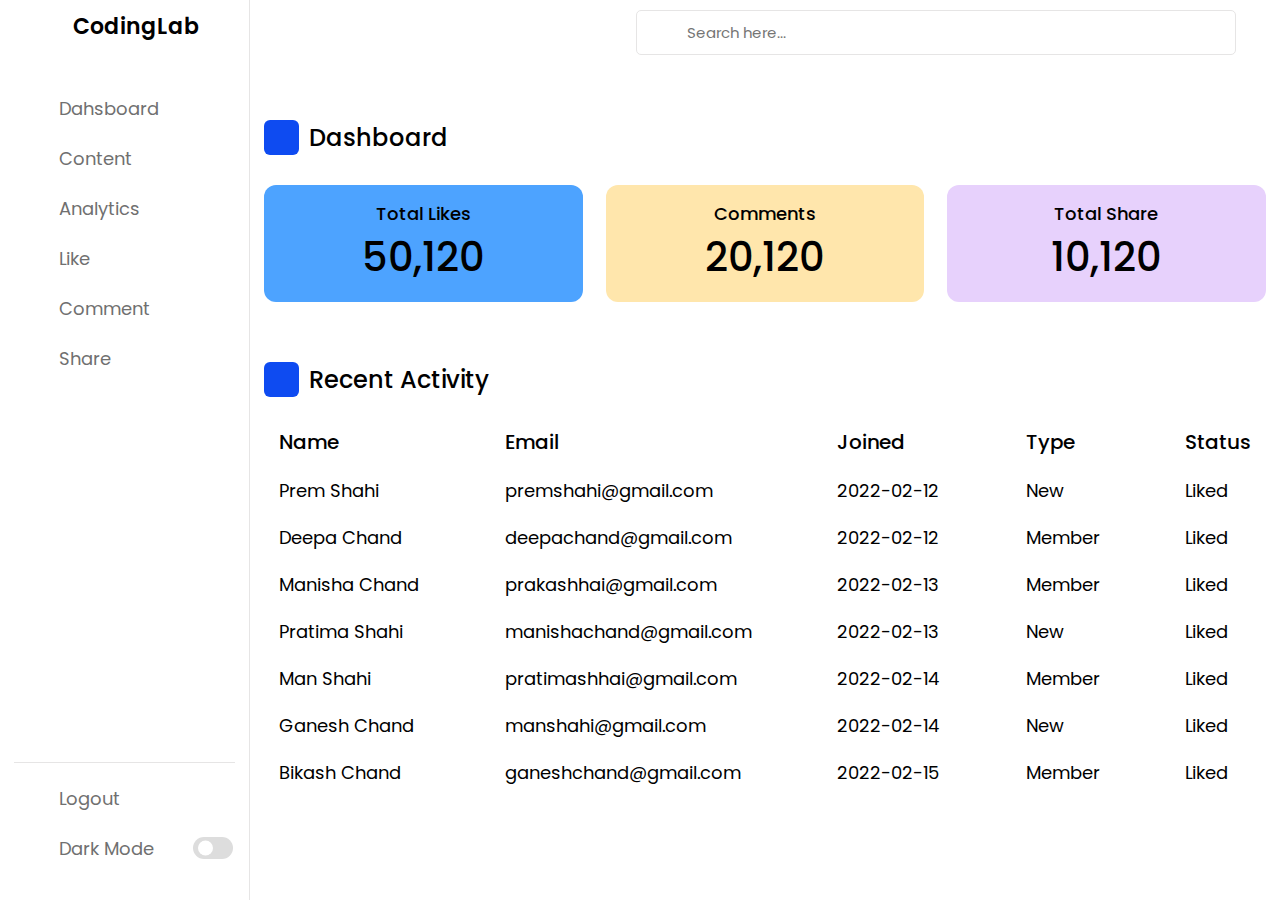
<file: Admin Dashboard/index.html>
<!DOCTYPE html>
<!--=== Coding by CodingLab | www.codinglabweb.com === -->
<html lang="en">
<head>
    <meta charset="UTF-8">
    <meta http-equiv="X-UA-Compatible" content="IE=edge">
    <meta name="viewport" content="width=device-width, initial-scale=1.0">
    
    <!----======== CSS ======== -->
    <link rel="stylesheet" href="style.css">
     
    <!----===== Iconscout CSS ===== -->
    <link rel="stylesheet" href="https://unicons.iconscout.com/release/v4.0.0/css/line.css">

    <title>Admin Dashboard Panel</title> 
</head>
<body>
    <nav>
        <div class="logo-name">
            <div class="logo-image">
                <!--<img src="images/logo.png" alt="">-->
            </div>

            <span class="logo_name">CodingLab</span>
        </div>

        <div class="menu-items">
            <ul class="nav-links">
                <li><a href="#">
                    <i class="uil uil-estate"></i>
                    <span class="link-name">Dahsboard</span>
                </a></li>
                <li><a href="#">
                    <i class="uil uil-files-landscapes"></i>
                    <span class="link-name">Content</span>
                </a></li>
                <li><a href="#">
                    <i class="uil uil-chart"></i>
                    <span class="link-name">Analytics</span>
                </a></li>
                <li><a href="#">
                    <i class="uil uil-thumbs-up"></i>
                    <span class="link-name">Like</span>
                </a></li>
                <li><a href="#">
                    <i class="uil uil-comments"></i>
                    <span class="link-name">Comment</span>
                </a></li>
                <li><a href="#">
                    <i class="uil uil-share"></i>
                    <span class="link-name">Share</span>
                </a></li>
            </ul>
            
            <ul class="logout-mode">
                <li><a href="#">
                    <i class="uil uil-signout"></i>
                    <span class="link-name">Logout</span>
                </a></li>

                <li class="mode">
                    <a href="#">
                        <i class="uil uil-moon"></i>
                    <span class="link-name">Dark Mode</span>
                </a>

                <div class="mode-toggle">
                  <span class="switch"></span>
                </div>
            </li>
            </ul>
        </div>
    </nav>

    <section class="dashboard">
        <div class="top">
            <i class="uil uil-bars sidebar-toggle"></i>

            <div class="search-box">
                <i class="uil uil-search"></i>
                <input type="text" placeholder="Search here...">
            </div>
            
            <!--<img src="images/profile.jpg" alt="">-->
        </div>

        <div class="dash-content">
            <div class="overview">
                <div class="title">
                    <i class="uil uil-tachometer-fast-alt"></i>
                    <span class="text">Dashboard</span>
                </div>

                <div class="boxes">
                    <div class="box box1">
                        <i class="uil uil-thumbs-up"></i>
                        <span class="text">Total Likes</span>
                        <span class="number">50,120</span>
                    </div>
                    <div class="box box2">
                        <i class="uil uil-comments"></i>
                        <span class="text">Comments</span>
                        <span class="number">20,120</span>
                    </div>
                    <div class="box box3">
                        <i class="uil uil-share"></i>
                        <span class="text">Total Share</span>
                        <span class="number">10,120</span>
                    </div>
                </div>
            </div>

            <div class="activity">
                <div class="title">
                    <i class="uil uil-clock-three"></i>
                    <span class="text">Recent Activity</span>
                </div>

                <div class="activity-data">
                    <div class="data names">
                        <span class="data-title">Name</span>
                        <span class="data-list">Prem Shahi</span>
                        <span class="data-list">Deepa Chand</span>
                        <span class="data-list">Manisha Chand</span>
                        <span class="data-list">Pratima Shahi</span>
                        <span class="data-list">Man Shahi</span>
                        <span class="data-list">Ganesh Chand</span>
                        <span class="data-list">Bikash Chand</span>
                    </div>
                    <div class="data email">
                        <span class="data-title">Email</span>
                        <span class="data-list">premshahi@gmail.com</span>
                        <span class="data-list">deepachand@gmail.com</span>
                        <span class="data-list">prakashhai@gmail.com</span>
                        <span class="data-list">manishachand@gmail.com</span>
                        <span class="data-list">pratimashhai@gmail.com</span>
                        <span class="data-list">manshahi@gmail.com</span>
                        <span class="data-list">ganeshchand@gmail.com</span>
                    </div>
                    <div class="data joined">
                        <span class="data-title">Joined</span>
                        <span class="data-list">2022-02-12</span>
                        <span class="data-list">2022-02-12</span>
                        <span class="data-list">2022-02-13</span>
                        <span class="data-list">2022-02-13</span>
                        <span class="data-list">2022-02-14</span>
                        <span class="data-list">2022-02-14</span>
                        <span class="data-list">2022-02-15</span>
                    </div>
                    <div class="data type">
                        <span class="data-title">Type</span>
                        <span class="data-list">New</span>
                        <span class="data-list">Member</span>
                        <span class="data-list">Member</span>
                        <span class="data-list">New</span>
                        <span class="data-list">Member</span>
                        <span class="data-list">New</span>
                        <span class="data-list">Member</span>
                    </div>
                    <div class="data status">
                        <span class="data-title">Status</span>
                        <span class="data-list">Liked</span>
                        <span class="data-list">Liked</span>
                        <span class="data-list">Liked</span>
                        <span class="data-list">Liked</span>
                        <span class="data-list">Liked</span>
                        <span class="data-list">Liked</span>
                        <span class="data-list">Liked</span>
                    </div>
                </div>
            </div>
        </div>
    </section>

    <script src="script.js"></script>
</body>
</html>
</file>
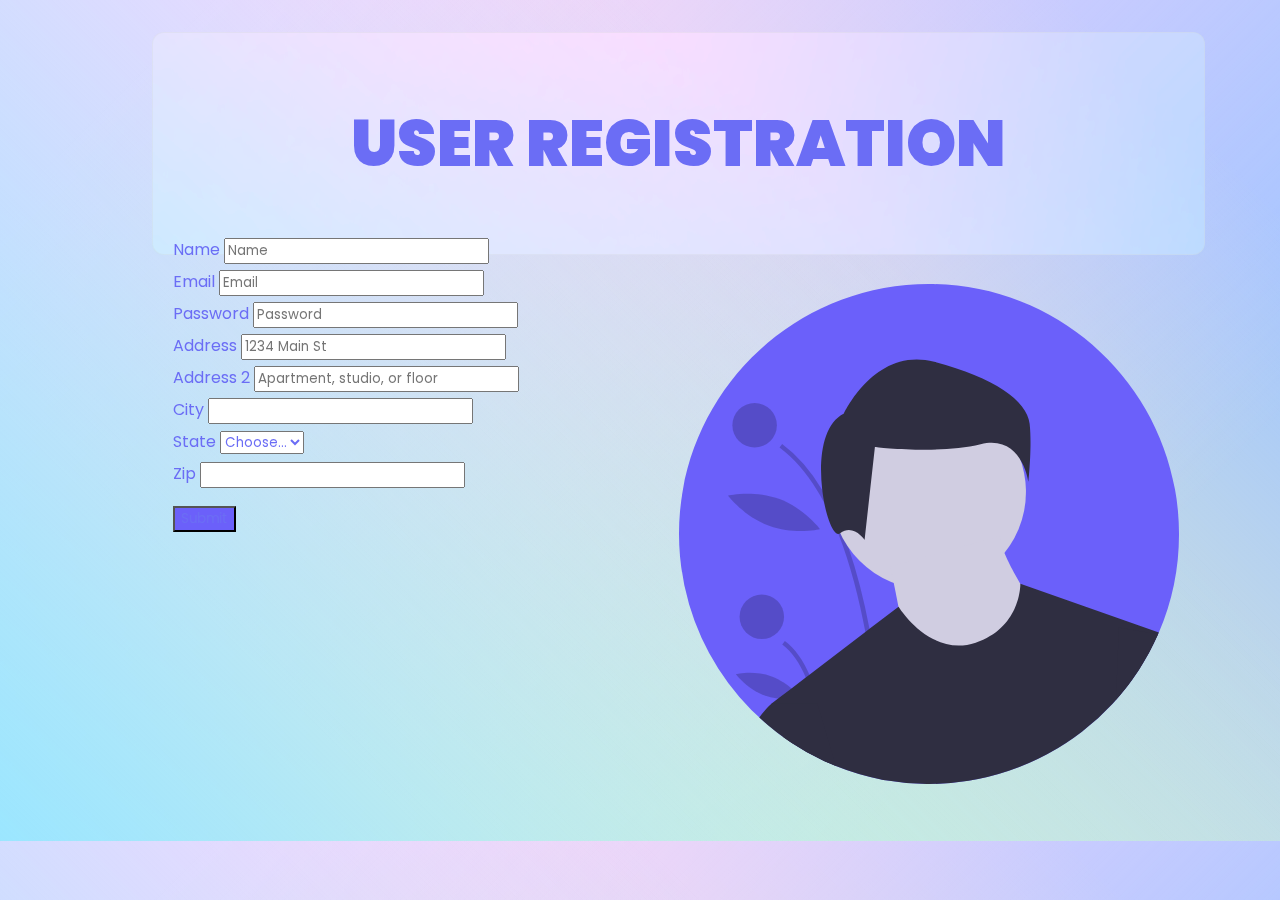
<file: loginform/index.html>
<!doctype html>
<html lang="en">
  <head>
    <title>LOGIN FORM</title>
    <!-- Required meta tags -->
    <meta charset="utf-8">
    <meta name="viewport" content="width=device-width, initial-scale=1, shrink-to-fit=no">

    <!-- Bootstrap CSS v5.0.2 -->
    <link rel="stylesheet" href="https://cdn.jsdelivr.net/npm/bootstrap@5.0.2/dist/css/bootstrap.min.css"  integrity="sha384-EVSTQN3/azprG1Anm3QDgpJLIm9Nao0Yz1ztcQTwFspd3yD65VohhpuuCOmLASjC" crossorigin="anonymous">

  </head>
  <body>
      <div class="container">
         <h1>USER REGISTRATION</h1>
         <div class="row">
           <div class="column">
             <form>
              <div class="form-row" >
                    <div class=" col-md-12">
                        <label for="inputEmail4">Name</label>
                        <input type="text" class="form-control" id="inputname" placeholder="Name">
                    </div>
                    <div class=" col-md-12">
                        <label for="inputEmail4">Email</label>
                        <input type="email" class="form-control" id="inputEmail4" placeholder="Email">
                    </div>
                    <div class="col-md-12">
                        <label for="inputPassword4">Password</label>
                        <input type="password" class="form-control" id="inputPassword4" placeholder="Password">
                    </div>
                    <div class=" col-md-12">
                        <label for="inputAddress">Address</label>
                        <input type="text" class="form-control" id="inputAddress" placeholder="1234 Main St">
                    </div>
                    <div class=" col-md-12">
                        <label for="inputAddress2">Address 2</label>
                        <input type="text" class="form-control" id="inputAddress2" placeholder="Apartment, studio, or floor">
                    </div>
                    <div class=" col-md-12">
                        <label for="inputCity">City</label>
                        <input type="text" class="form-control" id="inputCity">
                    </div>
                    <div class=" col-md-8">
                        <label for="inputState">State</label>
                        <select id="inputState" class="form-control">
                          <option selected>Choose...</option>
                          <option>DL</option>
                          <option>KL</option>
                          <option>TN</option>
                        </select>
                    </div>
                    <div class=" col-md-4">
                        <label for="inputZip">Zip</label>
                        <input type="text" class="form-control" id="inputZip">
                    </div>
                    <div class=" col-md-4">
                        <button type="submit" class="btn ">Submit</button>
                    </div>
                  </div>
          
          </form>
        </div>
          <div class="column">
<svg xmlns="http://www.w3.org/2000/svg" data-name="Layer 1" width="500" height="600" viewBox="0 0 676 676" xmlns:xlink="http://www.w3.org/1999/xlink"><title>male_avatar</title><path d="M938,450a336.852,336.852,0,0,1-27.22,133.1L909.66,585.68A338.559,338.559,0,0,1,541.35,782.93q-3.045-.54-6.08-1.12a334.98111,334.98111,0,0,1-61.14-18.03q-4.815-1.935-9.56-4.01c-2.16-.94-4.32-1.91-6.46-2.91A338.41424,338.41424,0,0,1,262,450c0-186.67,151.33-338,338-338S938,263.33,938,450Z" transform="translate(-262 -112)" fill="#6b60fa"/><path d="M541.35,782.93q-3.045-.54-6.08-1.12c-1.32-38.31-5.85-116.94-21.30005-199.29C505.52,537.45,493.79,491.25,477.52,449.95a412.60387,412.60387,0,0,0-19.07-41.84c-16.44-31.05-36.38-57.19-60.56-74.9l3.56-4.86q30.165,22.11,54.22,62.08,7.215,11.97,13.86005,25.54,7.125,14.52,13.59,30.83,4.125,10.38,7.97,21.48,16.74,48.195,28.46,109.98,2.59506,13.65,4.94,27.97C536.6,680.2,540.25,748.59,541.35,782.93Z" transform="translate(-262 -112)" opacity="0.2"/><path d="M464.57,759.77c-2.16-.94-4.32-1.91-6.46-2.91-2.09-22.7-5.93-50.86-12.95-77.59A254.55666,254.55666,0,0,0,433.35,644.07c-8.01-18.75-18.38-34.69-31.79-44.52l3.56-4.85c14.04,10.28,24.87,26.53,33.24,45.54,9.43,21.42,15.72,46.35,19.91,70.17C461.38,728.1,463.34,745.19,464.57,759.77Z" transform="translate(-262 -112)" opacity="0.2"/><circle cx="102.26174" cy="190.98167" r="30.08857" opacity="0.2"/><circle cx="111.9514" cy="449.99083" r="30.08857" opacity="0.2"/><path d="M483.71449,353.52139c-6.38046,35.99732,7.70456,68.59225,7.70456,68.59225s24.42979-25.76825,30.81025-61.76557-7.70457-68.59225-7.70457-68.59225S490.09494,317.52407,483.71449,353.52139Z" transform="translate(-262 -112)" opacity="0.2"/><path d="M383.71766,438.97122c34.33494,12.555,68.83676,4.498,68.83676,4.498s-21.16612-28.41279-55.50106-40.96784-68.83675-4.498-68.83675-4.498S349.38272,426.41617,383.71766,438.97122Z" transform="translate(-262 -112)" opacity="0.2"/><path d="M377.89534,668.333c24.066,8.80008,48.28314,3.0594,48.28314,3.0594S411.37687,651.384,387.31086,642.5839s-48.28314-3.0594-48.28314-3.0594S353.82933,659.53292,377.89534,668.333Z" transform="translate(-262 -112)" opacity="0.2"/><circle cx="337.30608" cy="281.0788" r="131.77014" fill="#d0cde1"/><path d="M547.83337,493.96531s16.47127,78.23852,16.47127,86.47415,78.23852,45.296,78.23852,45.296L712.546,613.382,737.253,539.26129s-41.17817-61.76725-41.17817-86.47415Z" transform="translate(-262 -112)" fill="#d0cde1"/><path d="M910.78,583.1,909.66,585.68A338.559,338.559,0,0,1,541.35,782.93q-3.045-.54-6.08-1.12a334.98111,334.98111,0,0,1-61.14-18.03q-4.815-1.935-9.56-4.01c-2.16-.94-4.32-1.91-6.46-2.91a337.59273,337.59273,0,0,1-55.25-32.28l-15.62-45.31,8.78-6.69995,18.06-13.79,19.27-14.71,5.01-3.83,75.61-57.72,5.58-4.26,39.3-30,.01-.01s42.5,69.25,104.27,48.66,60.42-79.63,60.42-79.63Z" transform="translate(-262 -112)" fill="#2f2e41"/><path d="M485.03538,286.916s41.83653-90.64581,122.02321-69.72755,125.50958,52.29566,128.996,83.67306-1.74319,78.44348-1.74319,78.44348-8.716-64.498-64.498-50.55247-142.94147,3.48638-142.94147,3.48638L512.9264,457.74849s-15.6887-22.66145-33.12058-8.71594S429.25335,314.807,485.03538,286.916Z" transform="translate(-262 -112)" fill="#2f2e41"/><path d="M474.13,763.78q-4.815-1.935-9.56-4.01c-2.16-.94-4.32-1.91-6.46-2.91a338.835,338.835,0,0,1-87.59-58.7c9.19-12.52,16.72-18.89,16.72-18.89h61.77l9.26,31.14Z" transform="translate(-262 -112)" fill="#2f2e41"/><path d="M856.67,576.32l52.99,9.36A337.94434,337.94434,0,0,1,852.9,674.25Z" transform="translate(-262 -112)" fill="#2f2e41"/></svg>        </div>
        </div>
        </div>

    <style>
        @import url('https://fonts.googleapis.com/css2?family=Poppins:ital,wght@0,600;0,700;0,800;0,900;1,600;1,700;1,800;1,900&display=swap');
        *{
          font-family: 'Poppins', sans-serif;
          color: rgb(107, 109, 245);
        }
        body{
          background: linear-gradient(45deg, #9be6ff 0%, rgba(225, 5, 34, 0) 70%) repeat scroll 0% 0%, linear-gradient(135deg, #ffd6ff 10%, rgba(49, 5, 209, 0) 80%) repeat scroll 0% 0%, linear-gradient(225deg, #a0c4ff 10%, rgba(10, 219, 216, 0) 80%) repeat scroll 0% 0%, rgba(0, 0, 0, 0) linear-gradient(315deg, #ffffbc 100%, rgba(9, 245, 5, 0) 70%) repeat scroll 0% 0%;
          
        }
        .container{
          width: 80%;
          position:relative;
          margin-top: 2rem;
          margin-left: 9rem;
          padding: 20px;
          border-radius: .8rem;
          border: solid 2px;
          flex-direction: row;
          backdrop-filter: blur(2px) saturate(200%);
    -webkit-backdrop-filter: blur(2px) saturate(200%);
    background-color: rgba(255, 255, 255, 0.29);
    border-radius: 12px;
    border: 1px solid rgba(209, 213, 219, 0.3);
       
  }
        .container h1{
          text-align: center;
          font-weight: 900;
          font-size: 4rem;
        }
        
        img{
          border-radius: .5rem;
        }

      .column {
             float: left;
             width: 50%;
          }
  
      form{
          line-height: 2rem;
        }
        .btn{
          margin-top: 1rem;
          background-color: rgb(107, 96, 250);
        }
    
</style>
    <!-- Bootstrap JavaScript Libraries -->
    <script src="https://cdn.jsdelivr.net/npm/@popperjs/core@2.9.2/dist/umd/popper.min.js" integrity="sha384-IQsoLXl5PILFhosVNubq5LC7Qb9DXgDA9i+tQ8Zj3iwWAwPtgFTxbJ8NT4GN1R8p" crossorigin="anonymous"></script>
    <script src="https://cdn.jsdelivr.net/npm/bootstrap@5.0.2/dist/js/bootstrap.min.js" integrity="sha384-cVKIPhGWiC2Al4u+LWgxfKTRIcfu0JTxR+EQDz/bgldoEyl4H0zUF0QKbrJ0EcQF" crossorigin="anonymous"></script>
  </body>
</html>
</file>
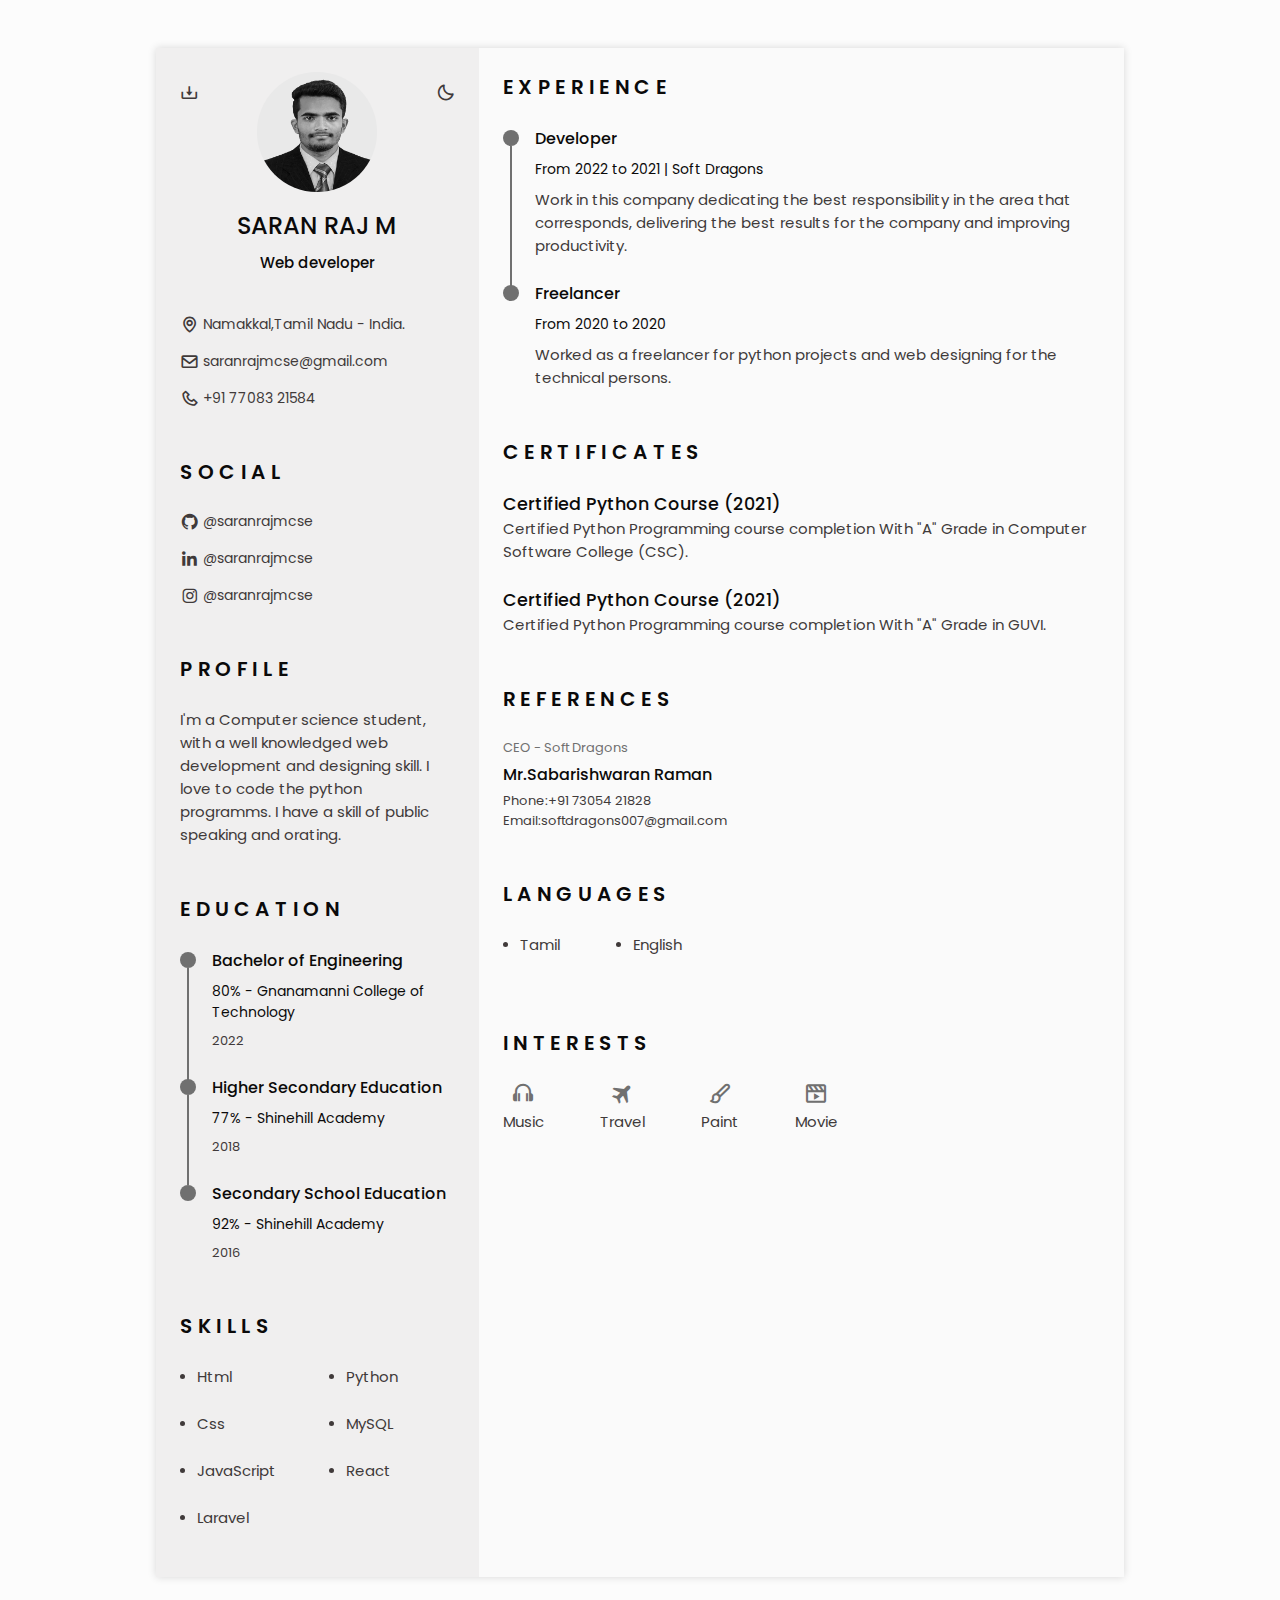
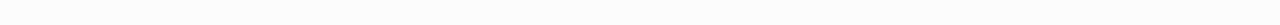
<file: resume/index.html>
<!DOCTYPE html>
    <html lang="en">
    <head>
        <meta charset="UTF-8">
        <meta name="viewport" content="width=device-width, initial-scale=1.0">

        <!--========== BOX ICONS ==========-->
        <link rel="stylesheet" href="https://cdn.jsdelivr.net/npm/boxicons@latest/css/boxicons.min.css">

        <!--========== CSS ==========-->
        <link rel="stylesheet" href="assets/css/styles.css">

        <title>Saran Raj M</title>
    </head>
    <body>
        <!--========== HEADER ==========-->
        <header class="l-header" id="header">
            <nav class="nav bd-container">
                <a href="#" class="nav__logo">Saran Raj M</a>

                <div class="nav__menu" id="nav-menu">
                    <ul class="nav__list">
                        <li class="nav__item">
                            <a href="#home" class="nav__link active-link">
                                <i class='bx bx-home-alt nav__icon'></i>Home 
                            </a>
                        </li>

                        <li class="nav__item">
                            <a href="#profile" class="nav__link">
                                <i class='bx bx-user nav__icon'></i></i>Profile
                            </a>
                        </li>

                        <li class="nav__item">
                            <a href="#education" class="nav__link">
                                <i class='bx bx-book nav__icon'></i>Education
                            </a>
                        </li>
                        
                        <li class="nav__item">
                            <a href="#skills" class="nav__link">
                                <i class='bx bx-receipt nav__icon'></i>Skills 
                            </a>
                        </li>

                        <li class="nav__item">
                            <a href="#experience" class="nav__link">
                                <i class='bx bx-briefcase-alt nav__icon'></i>Experrience 
                            </a>
                        </li>

                        <li class="nav__item">
                            <a href="#certificates" class="nav__link">
                                <i class='bx bx-award nav__icon'></i>Certificates
                            </a>
                        </li>

                        <li class="nav__item">
                            <a href="#references" class="nav__link">
                                <i class='bx bx-link-external nav__icon'></i>References 
                            </a>
                        </li>
                    </ul>
                </div>

                <div class="nav__toggle" id="nav-toggle">
                    <i class='bx bx-grid-alt'></i>
                </div>
            </nav>
        </header>

        <main class="l-main bd-container">
            <!-- All elements within this div, is generated in PDF -->
            <div class="resume" id="area-cv">
                <div class="resume__left">
                    <!--========== HOME ==========-->
                    <section class="home" id="home">
                        <div class="home__container section bd-grid">
                            <div class="home__data bd-grid">
                                <img src="assets/img/perfil(1).png" alt="" class="home__img">

                                <h1 class="home__title">SARAN RAJ M</h1>
                                <h3 class="home__profession">Web developer</h3>

                                
                                <div>
                                    <a download="" href="assets/pdf/saran Raj M - Resume.pdf" class="home__button-movil">Download</a>
                                </div>
                            </div>

                            <div class="home__address bd-grid">
                                <span class="home__information">
                                    <i class='bx bx-map home__icon'></i> Namakkal,Tamil Nadu - India.
                                </span>
                                <span class="home__information">
                                    <i class='bx bx-envelope home__icon'></i> saranrajmcse@gmail.com
                                </span>
                                <span class="home__information">
                                    <i class='bx bx-phone home__icon'></i> +91 77083 21584
                                </span>
                            </div>
                        </div>
                        <!-- Theme change button -->
                        <i class="bx bx-moon change-theme" title="Theme" id="theme-button"></i>
                            <!-- Button to generate and download the pdf. Available for desktop. -->
                            <i class='bx bx-download generate-pdf' title="Generate PDF" id="resume-button"></i>
                    </section>          
                    
                    <!--========== SOCIAL ==========-->
                    <section class="social section">
                        <h2 class="section-title">SOCIAL</h2>

                        <div class="social__container bd-grid">
                            <a href="https://github.com/saranrajmcse" target="_blank" class="social__link">
                                <i class='bx bxl-github social__icon'></i>@saranrajmcse
                            </a>
                            <a href="https://www.linkedin.com/in/saranrajmcse" target="_blank" class="social__link">
                                <i class='bx bxl-linkedin social__icon'></i>@saranrajmcse
                            </a>
                            <a href="https://instagram.com/saranrajmcse" target="_blank" class="social__link">
                                <i class='bx bxl-instagram social__icon'></i>@saranrajmcse
                            </a>
                        </div>
                    </section>

                    <!--========== PROFILE ==========-->
                    <section class="profile section" id="profile">
                        <h2 class="section-title">Profile</h2>

                        <p class="profile__description">
                            I'm a Computer science student, with a well knowledged web development and designing skill. I love to code the python programms. I have a skill of public speaking and orating. 
                        </p>
                    </section>
                    
                    <!--========== EDUCATION ==========-->
                    <section class="education section" id="education">
                        <h2 class="section-title">Education</h2>

                        <div class="education__container bd-grid">
                            <div class="education__content">
                                <div class="education__time">
                                    <span class="education__rounder"></span>
                                    <span class="education__line"></span>
                                </div>

                                <div class="education__data bd-grid">
                                    <h3 class="education__title">Bachelor of Engineering</h3>
                                    <span class="education__studies">80% - Gnanamanni College of Technology</span>
                                    <span class="education__year">2022</span>
                                </div>
                            </div>
                            
                            <div class="education__content">
                                <div class="education__time">
                                    <span class="education__rounder"></span>
                                    <span class="education__line"></span>
                                </div>

                                <div class="education__data bd-grid">
                                    <h3 class="education__title">Higher Secondary Education</h3>
                                    <span class="education__studies">77% - Shinehill Academy</span>
                                    <span class="education__year">2018</span>
                                </div>
                            </div>

                            <div class="education__content">
                                <div class="education__time">
                                    <span class="education__rounder"></span>
                                    <!-- <span class="education__line"></span> -->
                                </div>

                                <div class="education__data bd-grid">
                                    <h3 class="education__title">Secondary School Education</h3>
                                    <span class="education__studies">92% - Shinehill Academy</span>
                                    <span class="education__year">2016</span>
                                </div>
                            </div>
                        </div>
                    </section>


                    <!--========== SKILLS  ==========-->
                    <section class="skills section" id="skills">
                        <h2 class="section-title">Skills</h2>

                        <div class="skills__content bd-grid">
                            <ul class="skills__data">
                                <li class="skills__name">
                                    <sapn class="skills__circle"></sapn> Html
                                </li>

                                <li class="skills__name">
                                    <sapn class="skills__circle"></sapn> Css
                                </li>

                                <li class="skills__name">
                                    <sapn class="skills__circle"></sapn> JavaScript
                                </li>

                                <li class="skills__name">
                                    <sapn class="skills__circle"></sapn>Laravel
                                </li>
                            </ul>

                            <ul class="skills__data">
                                <li class="skills__name">
                                    <sapn class="skills__circle"></sapn> Python
                                </li>

                                <li class="skills__name">
                                    <sapn class="skills__circle"></sapn> MySQL
                                </li>

                                <li class="skills__name">
                                    <sapn class="skills__circle"></sapn> React
                                </li>
                            </ul>
                        </div>
                    </section>

                </div>

                <div class="resume__right">
                    <!--========== EXPERIENCE ==========-->
                    <section class="experience section" id="experience">
                        <h2 class="section-title">Experience</h2>

                        <div class="experience__container bd-grid">
                            <div class="experience__content">
                                <div class="experience__time">
                                    <span class="experience__rounder"></span>
                                    <span class="experience__line"></span>
                                </div>

                                <div class="experience__data bd-grid">
                                    <h3 class="experience__title">Developer</h3>
                                    <span class="experience__company">From 2022 to 2021 | Soft Dragons</span>
                                    <p class="experience__description">Work in this company dedicating the best responsibility in the area that corresponds, delivering the best results for the company and improving productivity.</p>
                                </div>
                            </div>

                            <!-- <div class="experience__content">
                                <div class="experience__time">
                                    <span class="experience__rounder"></span>
                                    <span class="experience__line"></span>
                                </div>

                                <div class="experience__data bd-grid">
                                    <h3 class="experience__title">Master of Design</h3>
                                    <span class="experience__company">From 2020 to 2020 | Soft Dragons</span>
                                    <p class="experience__description">Work in this company dedicating the best responsibility in the area that corresponds, delivering the best results for the company and improving productivity.</p>
                                </div>
                            </div> -->

                            <div class="experience__content">
                                <div class="experience__time">
                                    <span class="experience__rounder"></span>
                                    <!-- <span class="experience__line"></span> -->
                                </div>

                                <div class="experience__data bd-grid">
                                    <h3 class="experience__title">Freelancer</h3>
                                    <span class="experience__company">From 2020 to 2020</span>
                                    <p class="experience__description">Worked as a freelancer for python projects and web designing for the technical persons. </p>
                                </div>
                            </div>
                        </div>
                    </section>

                    <!--========== CERTIFICATES ==========-->
                    <section class="certificate section" id="certificates">
                        <h2 class="section-title">Certificates</h2>

                        <div class="certificate__container bd-grid">
                            <div class="certificate__content">
                                <h3 class="certificate__title">Certified Python Course (2021)</h3>
                                <p class="certificate__description">Certified Python Programming course completion With "A" Grade in Computer Software College (CSC).</p>
                            </div>
                            <div class="certificate__content">
                                <h3 class="certificate__title">Certified Python Course (2021)</h3>
                                <p class="certificate__description">Certified Python Programming course completion With "A" Grade in GUVI.</p>
                            </div>
                            <!-- <div class="certificate__content">
                                <h3 class="certificate__title">Certified for compliance in the work area (2012)</h3>
                                <p class="certificate__description">For meeting the expectations of leading the team to work the specified tasks in the labor field.</p>
                            </div> -->
                        </div>
                    </section>

                    <!--========== REFERENCES ==========-->
                    <section class="references section" id="references">
                        <h2 class="section-title">References</h2>

                        <div class="references__container bd-grid">
                            <div class="references__content bd-grid">
                                <span class="references__subtitle">CEO - Soft Dragons</span>
                                <h3 class="references__title">Mr.Sabarishwaran Raman</h3>
                                <ul class="references__contact">
                                    <li>Phone:+91 73054 21828</li>
                                    <li>Email:softdragons007@gmail.com</li>
                                </ul>
                            </div>
                            <!-- <div class="references__content bd-grid">
                                <span class="references__subtitle">CEO Company</span>
                                <h3 class="references__title">Mr.Sabari</h3>
                                <ul class="references__contact">
                                    <li>Phone:+91 7708321584</li>
                                    <li>Email:sd@gmail.com</li>
                                </ul>
                            </div>
                        </div> -->
                        
                    </section>

                    <!--========== LANGUAGES ==========-->
                    <section class="languages section">
                        <h2 class="section-title">Languages</h2>

                        <div class="languages__container">
                            <ul class="languages__content bd-grid">
                                <li class="languages__name">
                                    <span class="languages__circle"></span> Tamil
                                </li>

                                <li class="languages__name">
                                    <span class="languages__circle"></span> English
                                </li>
                            </ul>
                        </div>
                    </section>
                    
                    <!--========== INTERESTS ==========-->
                    <section class="interests section">
                        <h2 class="section-title">Interests</h2>

                        <div class="interests__container bd-grid">
                            <div class="interests__content">
                                <i class="bx bx-headphone  interests__icon"></i>
                                <span class="interests__name">Music</span>
                            </div>

                            <div class="interests__content">
                                <i class="bx bxs-plane-alt  interests__icon"></i>
                                <span class="interests__name">Travel</span>
                            </div>

                            <div class="interests__content">
                                <i class="bx bx-paint interests__icon"></i>
                                <span class="interests__name">Paint</span>
                            </div>

                            <div class="interests__content">
                                <i class="bx bx-movie-play interests__icon"></i>
                                <span class="interests__name">Movie</span>
                            </div>
                        </div>
                    </section>
                </div>
            </div>        
        </main>

        <!--========== SCROLL TOP ==========-->
        <a href="#" class="scrolltop" id="scroll-top">
            <i class="bx bx-up-arrow-alt scrolltop_icon"></i>

        </a>

        <!--========== HTML2PDF ==========-->
        <script src="assets/js/html2pdf.bundle.min.js"></script>

        <!--========== MAIN JS ==========-->
        <script src="assets/js/main.js"></script>
    </body>
</html>
</file>
<file: Admin Dashboard/style.css>
/* ===== Google Font Import - Poppins ===== */
@import url('https://fonts.googleapis.com/css2?family=Poppins:wght@200;300;400;500;600&display=swap');
*{
    margin: 0;
    padding: 0;
    box-sizing: border-box;
    font-family: 'Poppins', sans-serif;
}

:root{
    /* ===== Colors ===== */
    --primary-color: #0E4BF1;
    --panel-color: #FFF;
    --text-color: #000;
    --black-light-color: #707070;
    --border-color: #e6e5e5;
    --toggle-color: #DDD;
    --box1-color: #4DA3FF;
    --box2-color: #FFE6AC;
    --box3-color: #E7D1FC;
    --title-icon-color: #fff;
    
    /* ====== Transition ====== */
    --tran-05: all 0.5s ease;
    --tran-03: all 0.3s ease;
    --tran-03: all 0.2s ease;
}

body{
    min-height: 100vh;
    background-color: var(--primary-color);
}
body.dark{
    --primary-color: #3A3B3C;
    --panel-color: #242526;
    --text-color: #CCC;
    --black-light-color: #CCC;
    --border-color: #4D4C4C;
    --toggle-color: #FFF;
    --box1-color: #3A3B3C;
    --box2-color: #3A3B3C;
    --box3-color: #3A3B3C;
    --title-icon-color: #CCC;
}
/* === Custom Scroll Bar CSS === */
::-webkit-scrollbar {
    width: 8px;
}
::-webkit-scrollbar-track {
    background: #f1f1f1;
}
::-webkit-scrollbar-thumb {
    background: var(--primary-color);
    border-radius: 12px;
    transition: all 0.3s ease;
}

::-webkit-scrollbar-thumb:hover {
    background: #0b3cc1;
}

body.dark::-webkit-scrollbar-thumb:hover,
body.dark .activity-data::-webkit-scrollbar-thumb:hover{
    background: #3A3B3C;
}

nav{
    position: fixed;
    top: 0;
    left: 0;
    height: 100%;
    width: 250px;
    padding: 10px 14px;
    background-color: var(--panel-color);
    border-right: 1px solid var(--border-color);
    transition: var(--tran-05);
}
nav.close{
    width: 73px;
}
nav .logo-name{
    display: flex;
    align-items: center;
}
nav .logo-image{
    display: flex;
    justify-content: center;
    min-width: 45px;
}
nav .logo-image img{
    width: 40px;
    object-fit: cover;
    border-radius: 50%;
}

nav .logo-name .logo_name{
    font-size: 22px;
    font-weight: 600;
    color: var(--text-color);
    margin-left: 14px;
    transition: var(--tran-05);
}
nav.close .logo_name{
    opacity: 0;
    pointer-events: none;
}
nav .menu-items{
    margin-top: 40px;
    height: calc(100% - 90px);
    display: flex;
    flex-direction: column;
    justify-content: space-between;
}
.menu-items li{
    list-style: none;
}
.menu-items li a{
    display: flex;
    align-items: center;
    height: 50px;
    text-decoration: none;
    position: relative;
}
.nav-links li a:hover:before{
    content: "";
    position: absolute;
    left: -7px;
    height: 5px;
    width: 5px;
    border-radius: 50%;
    background-color: var(--primary-color);
}
body.dark li a:hover:before{
    background-color: var(--text-color);
}
.menu-items li a i{
    font-size: 24px;
    min-width: 45px;
    height: 100%;
    display: flex;
    align-items: center;
    justify-content: center;
    color: var(--black-light-color);
}
.menu-items li a .link-name{
    font-size: 18px;
    font-weight: 400;
    color: var(--black-light-color);    
    transition: var(--tran-05);
}
nav.close li a .link-name{
    opacity: 0;
    pointer-events: none;
}
.nav-links li a:hover i,
.nav-links li a:hover .link-name{
    color: var(--primary-color);
}
body.dark .nav-links li a:hover i,
body.dark .nav-links li a:hover .link-name{
    color: var(--text-color);
}
.menu-items .logout-mode{
    padding-top: 10px;
    border-top: 1px solid var(--border-color);
}
.menu-items .mode{
    display: flex;
    align-items: center;
    white-space: nowrap;
}
.menu-items .mode-toggle{
    position: absolute;
    right: 14px;
    height: 50px;
    min-width: 45px;
    display: flex;
    align-items: center;
    justify-content: center;
    cursor: pointer;
}
.mode-toggle .switch{
    position: relative;
    display: inline-block;
    height: 22px;
    width: 40px;
    border-radius: 25px;
    background-color: var(--toggle-color);
}
.switch:before{
    content: "";
    position: absolute;
    left: 5px;
    top: 50%;
    transform: translateY(-50%);
    height: 15px;
    width: 15px;
    background-color: var(--panel-color);
    border-radius: 50%;
    transition: var(--tran-03);
}
body.dark .switch:before{
    left: 20px;
}

.dashboard{
    position: relative;
    left: 250px;
    background-color: var(--panel-color);
    min-height: 100vh;
    width: calc(100% - 250px);
    padding: 10px 14px;
    transition: var(--tran-05);
}
nav.close ~ .dashboard{
    left: 73px;
    width: calc(100% - 73px);
}
.dashboard .top{
    position: fixed;
    top: 0;
    left: 250px;
    display: flex;
    width: calc(100% - 250px);
    justify-content: space-between;
    align-items: center;
    padding: 10px 14px;
    background-color: var(--panel-color);
    transition: var(--tran-05);
    z-index: 10;
}
nav.close ~ .dashboard .top{
    left: 73px;
    width: calc(100% - 73px);
}
.dashboard .top .sidebar-toggle{
    font-size: 26px;
    color: var(--text-color);
    cursor: pointer;
}
.dashboard .top .search-box{
    position: relative;
    height: 45px;
    max-width: 600px;
    width: 100%;
    margin: 0 30px;
}
.top .search-box input{
    position: absolute;
    border: 1px solid var(--border-color);
    background-color: var(--panel-color);
    padding: 0 25px 0 50px;
    border-radius: 5px;
    height: 100%;
    width: 100%;
    color: var(--text-color);
    font-size: 15px;
    font-weight: 400;
    outline: none;
}
.top .search-box i{
    position: absolute;
    left: 15px;
    font-size: 22px;
    z-index: 10;
    top: 50%;
    transform: translateY(-50%);
    color: var(--black-light-color);
}
.top img{
    width: 40px;
    border-radius: 50%;
}
.dashboard .dash-content{
    padding-top: 50px;
}
.dash-content .title{
    display: flex;
    align-items: center;
    margin: 60px 0 30px 0;
}
.dash-content .title i{
    position: relative;
    height: 35px;
    width: 35px;
    background-color: var(--primary-color);
    border-radius: 6px;
    color: var(--title-icon-color);
    display: flex;
    align-items: center;
    justify-content: center;
    font-size: 24px;
}
.dash-content .title .text{
    font-size: 24px;
    font-weight: 500;
    color: var(--text-color);
    margin-left: 10px;
}
.dash-content .boxes{
    display: flex;
    align-items: center;
    justify-content: space-between;
    flex-wrap: wrap;
}
.dash-content .boxes .box{
    display: flex;
    flex-direction: column;
    align-items: center;
    border-radius: 12px;
    width: calc(100% / 3 - 15px);
    padding: 15px 20px;
    background-color: var(--box1-color);
    transition: var(--tran-05);
}
.boxes .box i{
    font-size: 35px;
    color: var(--text-color);
}
.boxes .box .text{
    white-space: nowrap;
    font-size: 18px;
    font-weight: 500;
    color: var(--text-color);
}
.boxes .box .number{
    font-size: 40px;
    font-weight: 500;
    color: var(--text-color);
}
.boxes .box.box2{
    background-color: var(--box2-color);
}
.boxes .box.box3{
    background-color: var(--box3-color);
}
.dash-content .activity .activity-data{
    display: flex;
    justify-content: space-between;
    align-items: center;
    width: 100%;
}
.activity .activity-data{
    display: flex;
}
.activity-data .data{
    display: flex;
    flex-direction: column;
    margin: 0 15px;
}
.activity-data .data-title{
    font-size: 20px;
    font-weight: 500;
    color: var(--text-color);
}
.activity-data .data .data-list{
    font-size: 18px;
    font-weight: 400;
    margin-top: 20px;
    white-space: nowrap;
    color: var(--text-color);
}

@media (max-width: 1000px) {
    nav{
        width: 73px;
    }
    nav.close{
        width: 250px;
    }
    nav .logo_name{
        opacity: 0;
        pointer-events: none;
    }
    nav.close .logo_name{
        opacity: 1;
        pointer-events: auto;
    }
    nav li a .link-name{
        opacity: 0;
        pointer-events: none;
    }
    nav.close li a .link-name{
        opacity: 1;
        pointer-events: auto;
    }
    nav ~ .dashboard{
        left: 73px;
        width: calc(100% - 73px);
    }
    nav.close ~ .dashboard{
        left: 250px;
        width: calc(100% - 250px);
    }
    nav ~ .dashboard .top{
        left: 73px;
        width: calc(100% - 73px);
    }
    nav.close ~ .dashboard .top{
        left: 250px;
        width: calc(100% - 250px);
    }
    .activity .activity-data{
        overflow-X: scroll;
    }
}

@media (max-width: 780px) {
    .dash-content .boxes .box{
        width: calc(100% / 2 - 15px);
        margin-top: 15px;
    }
}
@media (max-width: 560px) {
    .dash-content .boxes .box{
        width: 100% ;
    }
}
@media (max-width: 500px) {
    nav{
        width: 73px;
    }
    nav.close{
        width: 73px;
    }
    nav .logo_name{
        opacity: 0;
        pointer-events: none;
    }
    nav.close .logo_name{
        opacity: 0;
        pointer-events: none;
    }
    nav li a .link-name{
        opacity: 0;
        pointer-events: none;
    }
    nav.close li a .link-name{
        opacity: 0;
        pointer-events: none;
    }
    nav ~ .dashboard{
        left: 73px;
        width: calc(100% - 73px);
    }
    nav.close ~ .dashboard{
        left: 73px;
        width: calc(100% - 73px);
    }
    nav ~ .dashboard .top{
        left: 73px;
        width: calc(100% - 73px);
    }
    nav.close ~ .dashboard .top{
        left: 73px;
        width: calc(100% - 73px);
    }
    .dashboard .top .sidebar-toggle{
        display: none;
    }
}
</file>
<file: resume/assets/css/styles.css>
/*===== GOOGLE FONTS =====*/
@import url('https://fonts.googleapis.com/css2?family=Poppins:ital,wght@0,100;0,200;0,300;0,400;0,500;0,600;0,700;0,800;0,900;1,100;1,200;1,300;1,400;1,500;1,600;1,700;1,800;1,900&display=swap');

/*===== VARIABLES CSS =====*/
:root {
  --header-height: 3rem;

  /*========== Colors ==========*/
  --title-color: #0B0A0A;
  --text-color: #403A3A;
  --text-color-light: #707070;
  --container-color: #FAFAFA;
  --container-color-alt: #F0EFEF;
  --body-color: #FCFCFC;

  /*========== Font and typography ==========*/
  --body-font: 'Poppins', sans-serif;
  --h1-font-size: 1.5rem;
  --h2-font-size: 1.25rem;
  --h3-font-size: 1rem;
  --normal-font-size: .938rem;
  --small-font-size: .875rem;
  --smaller-font-size: .813rem;

  /*========== Font weight ==========*/
  --font-medium: 500;
  --font-semi-bold: 600;

  /*========== Margenes ==========*/
  --mb-1: .5rem;
  --mb-2: 1rem;
  --mb-3: 1.5rem;

  /*========== z index ==========*/
  --z-tooltip: 10;
  --z-fixed: 100;
}

/*========== BASE ==========*/
*,::before,::after{
  box-sizing: border-box;
}

html{
  scroll-behavior: smooth;
}

/*========== Variables Dark theme ==========*/
body.dark-theme{
  --title-color: #F2F2F2;
  --text-color: #BFBFBF;
  --container-color: #212121;
  --container-color-alt: #181616;
  --body-color: #2B2B2B;
}

/*========== Button Dark/Light ==========*/
.change-theme{
  position: absolute;
  right: 0;
  top: 2.2rem;
  display: flex;
  color: var(--text-color);
  font-size: 1.2rem;
  cursor: pointer;
}

.change-theme:hover{
  color: var(--title-color);
}

/*========== Font size variables to scale cv ==========*/
body.scale-cv{
  --h1-font-size: .938rem;
  --h2-font-size: .938rem;
  --h3-font-size: .875rem;
  --normal-font-size: .813rem;
  --small-font-size: .75rem;
  --smaller-font-size: .688rem;
}

/*========== Generate PDF button ==========*/
.generate-pdf{
  display: none;
  position: absolute;
  top: 2.2rem;
  left: 0;
  font-size: 1.2rem;
  color: var(--text-color);
  cursor: pointer;
}

.generate-pdf:hover{
  color: var(--title-color);
}

/*========== Classes modified to reduce size and print on A4 sheet ==========*/
.scale-cv .change-theme,
.scale-cv .generate-pdf{
  display: none;
}

.scale-cv .bd-container{
  max-width: 595px;
}

.scale-cv .section{
  padding: 1.5rem 0 .80rem;
}

.scale-cv .section-title{
  margin-bottom: .75rem;
}

.scale-cv .resume__left,
.scale-cv .resume__right{
  padding: 0 1rem;
}

.scale-cv .home__img{
  width: 90px;
  height: 90px;
}

.scale-cv .home__container{
  gap: 1.5rem;
}

.scale-cv .home__data{
  gap: .25rem;
}

.scale-cv .home__address,
.scale-cv .social__container{
  gap: .75rem;
}

.scale-cv .home__icon,
.scale-cv .social__icon,
.scale-cv .interests__icon{
  font-size: 1rem;
}

.scale-cv .education__container,
.scale-cv .experience__container,
.scale-cv .certificates__container{
  gap: 1rem;
}

.scale-cv .education__time,
.scale-cv .experience__time{
  padding-right: .5rem;
}

.scale-cv .education__rounder,
.scale-cv .experience__rounder{
  width: 11px;
  height: 11px;
  margin-top: .22rem;
}

.scale-cv .education__line,
.scale-cv .experience__line{
  width: 1px;
  height: 110%;
  transform: translate(5px, 0);
}

.scale-cv .education__data,
.scale-cv .experience__data{
  gap: .25rem;
}

.scale-cv .skills__name{
  margin-bottom: var(--mb-1);
}

.scale-cv .interests__container{
  column-gap: 2.5rem;
}
body{
  margin: 0 0 var(--header-height) 0;
  padding: 0;
  font-family: var(--body-font);
  font-size: var(--normal-font-size);
  background-color: var(--body-color);
  color: var(--text-color);
}

h1,h2,h3,ul,p{
  margin: 0;
}

h1,h2,h3{
  color: var(--title-color);
  font-weight: var(--font-medium);
}

ul{
  padding: 0;
  list-style: none;
}

a{
  text-decoration: none;
}

img{
  max-width: 100%;
  height: auto;
}

/*========== CLASS CSS ==========*/
.section{
  padding: 1.5rem 0;
}

.section-title{
  font-size: var(--h2-font-size);
  color: var(--title-color);
  font-weight: var(--font-semi-bold);
  text-transform: uppercase;
  letter-spacing: .35rem;
  text-align: center;
  margin-bottom: var(--mb-3);
}

/*========== LAYOUT ==========*/
.bd-container{
  max-width: 968px;
  width: calc(100% - 3rem);
  margin-left: var(--mb-3);
  margin-right: var(--mb-3);
}

.bd-grid{
  display: grid;
  gap: 1.5rem;
}

.l-header{
  width: 100%;
  position: fixed;
  bottom: 0;
  left: 0;
  z-index: var(--z-fixed);
  background-color: var(--body-color);
  box-shadow: 0 -1px 4px rgba(0,0,0,0,.1);
  transition: .3s;
}

/*========== NAV ==========*/
.nav{
  height: var(--header-height);
  display: flex;
  justify-content: space-between;
  align-items: center;
}

@media screen and (max-width: 968px){
  .nav__menu{
    position: fixed;
    bottom: -100%;
    left: 0;
    width: 100%;
    padding: 2rem 1.5rem;
    background-color: var(--body-color);
    box-shadow: 0 1px 4px rgba(0,0,0,0,.1);
    border-radius: 1rem 1rem 0 0;
    z-index: var(--z-fixed);
    transition: .3s;
  }
}

.nav__logo,
.nav__toggle{
  color: var(--title-color);
  font-weight: var(--font-medium);
}

.nav__toggle{
  font-size: 1.2rem;
  cursor: pointer;
}

.nav__item{
  text-align: center;
}

.nav__list{
  display: grid;
  grid-template-columns: repeat(3, 1fr);
  gap: 2rem;
}

.nav__link{
  display: flex;
  flex-direction: column;
  font-size: var(--smaller-font-size);
  color: var(--text-color);
  font-weight: var(--font-medium);
}

.nav__link:hover{
  color: var(--title-color);
}

.nav__icon{
  font-size: 1.2rem;
  margin-bottom: var(--mb-1);
}

/* Show menu */
.show-menu{
  bottom: var(--header-height);
}

/* Active menu link */
.active-link{
  color: var(--title-color);
}

/*========== HOME ==========*/
.home{
  position: relative;
}

.home__container{
  gap: 3rem;
}

.home__data{
  gap: .5rem;
  text-align: center;
}

.home__img{
  width: 120px;
  height: 120px;
  border-radius: 50%;
  justify-self: center;
  margin-bottom: var(--mb-1);
}

.home__title{
  font-size: var(--h1-font-size);
}

.home__profession{
  font-size: var(--normal-font-size);
  margin-bottom: var(--mb-1);
}

.home__address{
  gap: 1rem;
}

.home__information{
  display: flex;
  align-items: center;
  font-size: var(--small-font-size);
}

.home__icon{
  font-size: 1.2rem;
  margin-right: .25rem;
}

.home__button-movil{
  display: inline-block;
  border: 2px solid var(--text-color);
  color: var(--title-color);
  padding: 1rem 2rem;
  border-radius: .25rem;
  transition: .3s;
  font-weight: var(--font-medium);
  margin-top: var(--mb-3);
}

.home__button-movil:hover{
  background-color: var(--text-color);
  color: var(--container-color);
}

/*========== SOCIAL ==========*/
.social__container{
  grid-template-columns: max-content;
  gap: 1rem;
}

.social__link{
  display: inline-flex;
  align-items: center;
  font-size: var(--small-font-size);
  color: var(--text-color);
}

.social__link:hover{
  color: var(--title-color);
}

.social__icon{
  font-size: 1.2rem;
  margin-right: .25rem;
}

/*========== PROFILE ==========*/
.profile__description{
  text-align: center;
}

/*========== EDUCATION AND EXPERIENCE ==========*/
.education__content,
.experience__content{
  display: flex;
}

.education__time,
.experience__time{
  padding-right: 1rem;
}

.education__rounder,
.experience__rounder{
  position: relative;
  display: block;
  width: 16px;
  height: 16px;
  background-color: var(--text-color-light);
  border-radius: 50%;
  margin-top: .25rem;
}

.education__line,
.experience__line{
  display: block;
  width: 2px;
  height: 110%;
  background-color: var(--text-color-light);
  transform: translate(7px, 0);
}

.education__data,
.experience__data{
  gap: .5rem;
}

.education__title,
.experience__title{
  font-size: var(--h3-font-size);
}

.education__studies,
.experience__company{
  font-size: var(--small-font-size);
  color: var(--title-color);
}

.education__year{
  font-size: var(--smaller-font-size);
}

/*========== SKILLS AND LANGUAGES ==========*/
.skills__content,
.languages__content{
  grid-template-columns: repeat(2, 1fr);
}

.languages__content{
  gap: 0;
}

.skills__name,
.languages__name{
  display: flex;
  align-items: center;
  margin-bottom: var(--mb-3);
}

.skills__circle,
.languages__circle{
  display: inline-block;
  width: 5px;
  height: 5px;
  background-color: var(--text-color);
  border-radius: 50%;
  margin-right: .75rem;
}

/*========== CERTIFICATES ==========*/
.certificates__title{
  font-size: var(--h3-font-size);
  margin-bottom: var(--mb-1);
}

/*========== REFERENCES ==========*/
.references__content{
  gap: .25rem;
}

.references__subtitle{
  color: var(--text-color-light);
}

.references__subtitle,
.references__contact{
  font-size: var(--smaller-font-size);
}

.references__title{
  font-size: var(--h3-font-size);
}

/*========== INTERESTS ==========*/
.interests__container{
  grid-template-columns: repeat(3, 1fr);
  margin-top: var(--mb-2);
}

.interests__content{
  display: flex;
  flex-direction: column;
  align-items: center;
}

.interests__icon{
  font-size: 1.5rem;
  color: var(--text-color-light);
  margin-bottom: .25rem;
}

/* Scroll top */
.scrolltop{
  position: fixed;
  right: 1rem;
  bottom: -20%;
  display: flex;
  justify-content: center;
  align-items: center;
  padding: .3rem;
  background-color: var(--container-color-alt);
  border-radius: .4rem;
  z-index: var(--z-tooltip);
  transition: .4s;
  visibility: hidden;
}

.scrolltop__icon{
  font-size: 1.2rem;
  color: var(--text-color);
}

.show-scroll{
  visibility: visible;
  bottom: 5rem;
}

/*========== MEDIA QUERIES ==========*/
/* For small devices, menu two columns */
@media screen and (max-width: 320px){
  .nav__list{
    grid-template-columns: repeat(2, 1fr);
    gap: 1rem .5rem;
  }
}

/* Classes modified for large screen size */
@media screen and (min-width: 968px){
  body{
    margin: 3rem 0;
  }

  .bd-container{
    margin-left: auto;
    margin-right: auto;
  }

  .l-header,
  .scrolltop{
    display: none;
  }

  .resume{
    display: grid;
    grid-template-columns: .5fr 1fr;
    background-color: var(--container-color);
    box-shadow: 0 0 8px rgba(13,12,12,.15);
  }

  .resume__left{
    background-color: var(--container-color-alt);
  }

  .resume__left,
  .resume__right{
    padding: 0 1.5rem;
  }

  .generate-pdf{
    display: inline-block;
  }
  .section-title,
  .profile__description{
    text-align: initial;
  }

  .home__container{
    gap: 1.5rem;
  }

  .home__button-movil{
    display: none;
  }

  .references__container{
    grid-template-columns: repeat(2, 1fr);
  }

  .languages__content{
    grid-template-columns: repeat(3, max-content);
    column-gap: 3.5rem;
  }

  .interests__container{
    grid-template-columns: repeat(4, max-content);
    column-gap: 3.5rem;
  }
}
</file>
